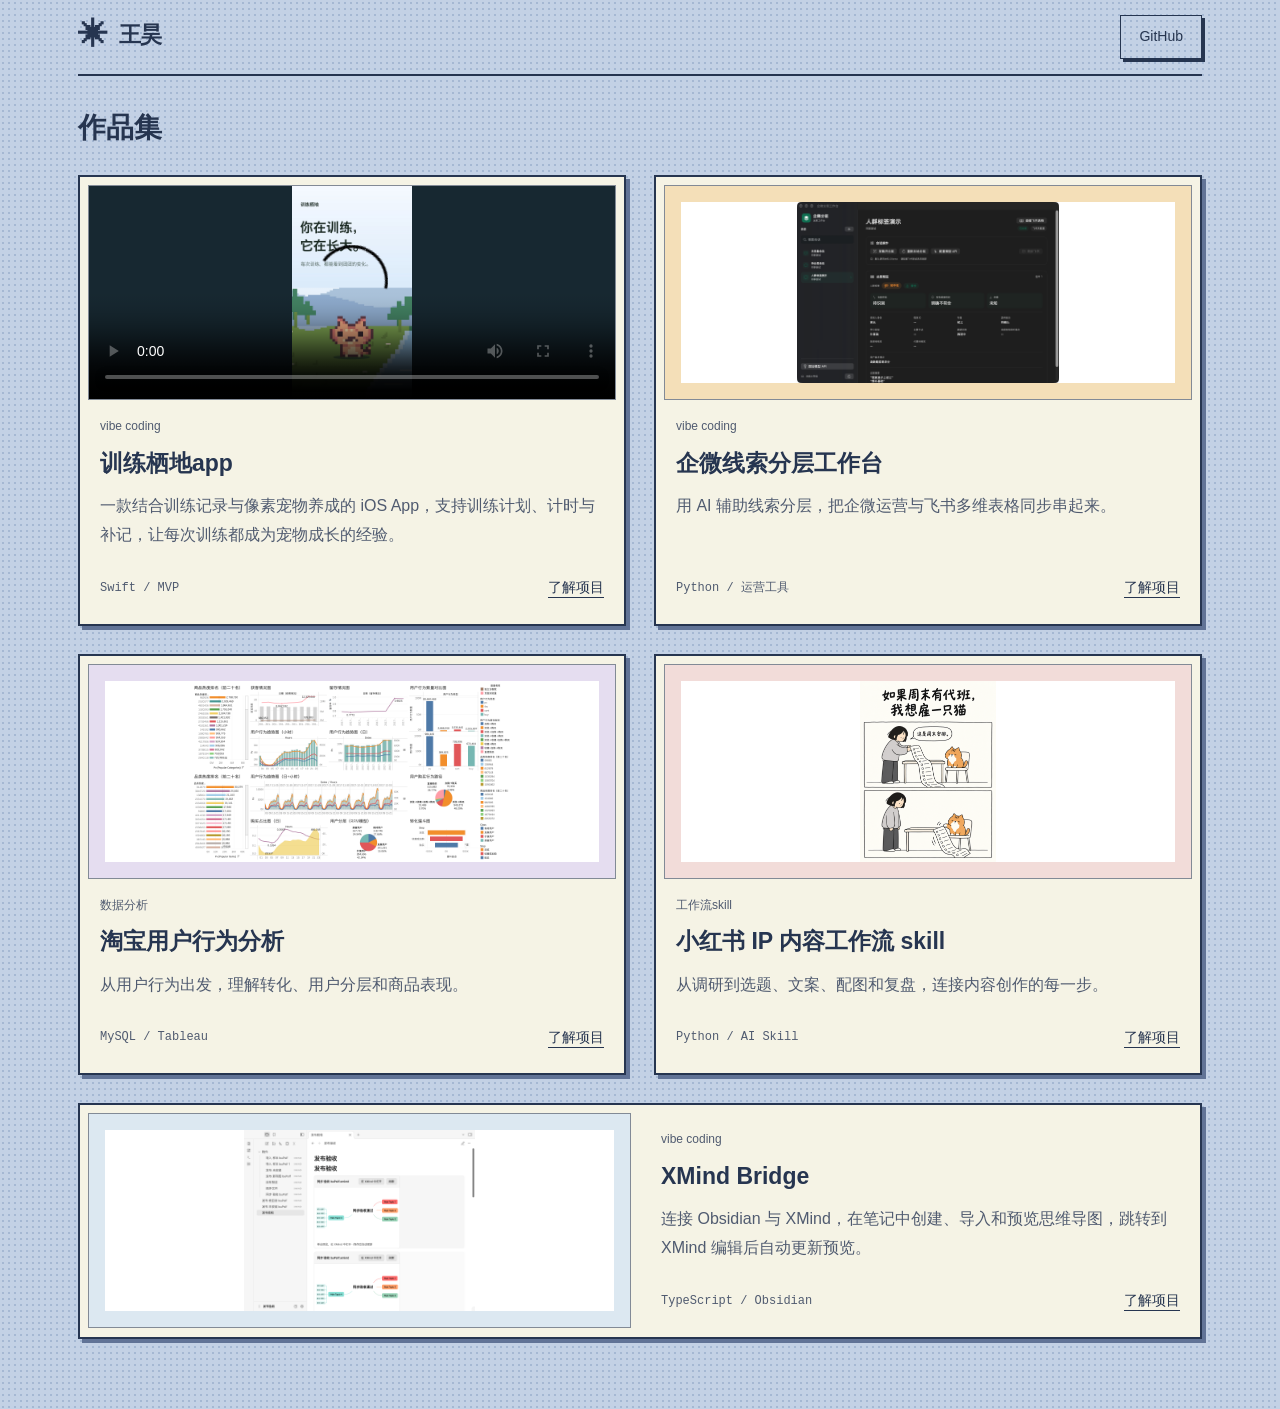
<file: site/index.html>
<!doctype html>
<!--
  用户选定 B 复古桌面，后续精简为直接浏览作品集。
  近距离电脑及手机阅读，正文至少 16px。五项作品为内容核心。
  私有项目采用用户已展示的仓库简介。
-->
<html lang="zh-CN">
<head>
  <meta charset="utf-8">
  <meta name="viewport" content="width=device-width, initial-scale=1">
  <meta name="description" content="王昊的个人作品集，记录产品、数据与 AI 领域的项目和创作。">
  <meta name="theme-color" content="#c3d1e5">
  <title>王昊 的个人作品集</title>
  <style>:root {
  --desktop: #c3d1e5;
  --dot: #a5b8d3;
  --paper: #f5f3e5;
  --ink: #263550;
  --muted: #505b70;
  --line: #8797b0;
  --shadow: #617396;
  --reading-size: 16px;
}
* { box-sizing: border-box; }
html { scroll-behavior: smooth; scroll-padding-top: 24px; }
body {
  margin: 0;
  color: var(--ink);
  background-color: var(--desktop);
  background-image: radial-gradient(var(--dot) 1px, transparent 1px);
  background-size: 6px 6px;
  font: var(--reading-size)/1.8 'PingFang SC', 'Microsoft YaHei', sans-serif;
}
body:has(dialog[open]) { overflow: hidden; }
a { color: inherit; text-decoration: none; }
button, select, input { font: inherit; color: inherit; }
button, a, select { -webkit-tap-highlight-color: transparent; touch-action: manipulation; }
button { cursor: pointer; border-radius: 0; }
button:disabled { cursor: default; }
a:focus-visible, button:focus-visible, select:focus-visible, input:focus-visible { outline: 3px solid #9d3527; outline-offset: 5px; }
a:hover { text-underline-offset: 5px; }
[hidden] { display: none !important; }
h1, h2, h3, p, figure { margin: 0; }
h1 { font-size: 28px; line-height: 1.4; }
h2 { font-size: 28px; line-height: 1.4; }
h3 { font-size: 23px; line-height: 1.45; }
.desktop { max-width: 1200px; margin: auto; padding: 0 38px; }
.topbar { min-height: 76px; display: flex; justify-content: space-between; align-items: center; gap: 20px; border-bottom: 2px solid var(--ink); }
.brand { display: flex; align-items: center; gap: 12px; font: 700 22px/1.4 'Courier New', monospace; letter-spacing: -1px; }
.pixel-mark { font-size: 30px; }
nav { display: flex; align-items: center; gap: 30px; font-size: 14px; }
nav a { display: inline-flex; align-items: center; min-height: 44px; }
nav a:hover { text-decoration: underline; }
.github { border: 1px solid var(--ink); padding: 4px 18px; box-shadow: 3px 3px 0 var(--ink); }
.titlebar { min-height: 34px; padding: 3px 12px; display: flex; justify-content: space-between; align-items: center; gap: 15px; background: var(--ink); color: #fff; font: 14px/1.8 'Courier New', monospace; }
.button { display: inline-flex; justify-content: center; align-items: center; min-height: 48px; width: fit-content; padding: 8px 20px; border: 2px solid var(--ink); background: var(--ink); color: #fff; box-shadow: 3px 3px 0 #a5b7e5; font-size: 16px; font-weight: 600; }
.button:hover { transform: translate(-1px, -1px); box-shadow: 4px 4px 0 #a5b7e5; }
canvas { display: block; image-rendering: pixelated; }
.section-head { padding: 32px 0 28px; }
.projects { display: grid; grid-template-columns: repeat(2, minmax(0, 1fr)); gap: 28px; padding-bottom: 70px; }
.project { min-width: 0; padding: 8px; background: var(--paper); border: 2px solid var(--ink); box-shadow: 4px 4px 0 var(--shadow); display: flex; flex-direction: column; }
.project-image { position: relative; width: 100%; height: 215px; display: block; padding: 16px; border: 1px solid #828a96; background: var(--tone, #dce8f1); overflow: hidden; }
.project-image:hover canvas { transform: translateY(-3px); }
.project-image canvas, .project-image img { width: 100%; height: 100%; object-fit: contain; }
.project-image img { background: #fff; }
.video-preview { padding: 0; background: #172831; }
.project-image video, .detail-image video { display: block; width: 100%; height: 100%; object-fit: contain; background: #172831; }
.concept { position: absolute; left: 10px; bottom: 10px; padding: 0 7px; font-size: 12px; color: #303c36; background: #fffffff0; }
.project-copy { flex: 1; display: flex; flex-direction: column; padding: 16px 12px 6px; }
.meta { display: flex; flex-wrap: wrap; gap: 12px; font-size: 12px; color: var(--muted); margin-bottom: 9px; }
.summary { color: var(--muted); margin: 12px 0 16px; }
.project-foot { display: flex; align-items: center; justify-content: space-between; gap: 15px; margin-top: auto; flex-wrap: wrap; }
.technology { color: var(--muted); font: 12px/1.7 'Courier New', monospace; }
.text-link { display: inline-flex; align-items: center; min-height: 44px; font-size: 14px; text-decoration: underline; text-underline-offset: 5px; }
.project:last-child:nth-child(odd) { grid-column: 1 / -1; display: grid; grid-template-columns: 1fr 1fr; gap: 18px; }
dialog { padding: 0; border: 2px solid var(--ink); background: var(--paper); color: var(--ink); box-shadow: 7px 7px 0 var(--shadow); width: min(720px, calc(100% - 40px)); max-height: calc(100dvh - 48px); overflow: auto; }
dialog::backdrop { background: #18243899; }
dialog .titlebar { position: sticky; top: 0; z-index: 2; }
.close { width: 44px; height: 44px; padding: 0; border: 0; color: #fff; background: transparent; font-size: 26px; line-height: 1; }
.close:hover { background: #ffffff22; }
.dialog-content { padding: 26px; }
.dialog-meta { font-size: 13px; color: var(--muted); margin-bottom: 12px; }
.dialog-content h2 { margin-bottom: 22px; }
.detail-image { height: 220px; background: #e2e8ec; padding: 16px; margin-bottom: 24px; }
.detail-image canvas, .detail-image img { width: 100%; height: 100%; object-fit: contain; }
.detail-image.has-cover { height: 320px; margin-bottom: 4px; background: #fff; }
.original-image { margin-bottom: 20px; }
.dialog-body { white-space: pre-line; margin-bottom: 24px; }
.experience-section + .experience-section { margin-top: 24px; }
.experience-section h3 { font-size: 18px; margin-bottom: 10px; }
.experience-section ul { margin: 0; padding-left: 22px; }
.experience-section li + li { margin-top: 10px; }
.private-note { border: 1px solid var(--line); padding: 14px; font-size: 14px; }
.skip-link { position: fixed; left: 16px; top: -100px; z-index: 10; background: var(--paper); padding: 12px; border: 2px solid var(--ink); }
.skip-link:focus { top: 12px; }
.noscript-note { padding-bottom: 30px; }
@media (max-width: 1100px) {
  .desktop { padding: 0 28px; }
}
@media (max-width: 760px) {
  .desktop { padding: 0 22px; }
  .topbar { min-height: 90px; gap: 12px; flex-wrap: wrap; padding: 16px 0; }
  .brand { font-size: 20px; gap: 8px; }
  .pixel-mark { font-size: 24px; }
  nav { gap: 15px; font-size: 13px; }
  .github { padding: 3px 9px; box-shadow: none; }
  .titlebar { font-size: 12px; padding: 5px 10px; }
  h2 { font-size: 27px; }
  h3 { font-size: 23px; }
  .section-head { display: block; padding: 20px 0 25px; }
  .projects { grid-template-columns: 1fr; padding-bottom: 50px; }
  .project:last-child:nth-child(odd) { display: flex; grid-column: auto; gap: 0; }
  .project-image { height: 225px; }
  .project-copy { padding: 16px 12px 8px; }
  .dialog-content { padding: 22px; }
  .detail-image { height: 180px; }
  .detail-image.has-cover { height: 210px; }
}
@media (prefers-reduced-motion: reduce) {
  html { scroll-behavior: auto; }
  *, *::before, *::after { animation: none !important; transition: none !important; }
}
</style>
</head>
<body>
  <a class="skip-link" href="#works">跳到作品集</a>
  <div class="desktop">
    <header class="topbar">
      <a class="brand" href="#top"><span class="pixel-mark" aria-hidden="true">✳</span>王昊</a>
      <nav aria-label="主导航">
        <a class="github" href="https://github.com/WonderHow1" target="_blank" rel="noopener noreferrer">GitHub</a>
      </nav>
    </header>
    <main id="top">
      <section id="works" aria-labelledby="works-title">
        <div class="section-head">
          <h1 id="works-title">作品集</h1>
        </div>
        <div class="projects">
          <article class="project" style="--tone:#e8edbc">
            <div class="project-image video-preview"><video controls playsinline preload="metadata" poster="media/training-habitat-cover.jpg" src="media/training-habitat-intro.mp4" aria-label="训练栖地app产品介绍视频">你的浏览器无法播放此视频。<a href="media/training-habitat-intro.mp4">打开视频</a></video></div>
            <div class="project-copy">
              <p class="meta"><span>vibe coding</span></p>
              <h3>训练栖地app</h3>
              <p class="summary">一款结合训练记录与像素宠物养成的 iOS App，支持训练计划、计时与补记，让每次训练都成为宠物成长的经验。</p>
              <div class="project-foot"><span class="technology">Swift / MVP</span><a class="text-link" href="#project-training">了解项目</a></div>
            </div>
          </article>

          <article class="project" style="--tone:#f4dfb8">
            <a class="project-image" href="#project-wecom" aria-label="查看企微线索分层工作台"><img src="media/wecom-workbench.png" alt="企微分层工作台，合成测试会话的人群标签与分层预览" loading="lazy" width="480" height="320"></a>
            <div class="project-copy">
              <p class="meta"><span>vibe coding</span></p>
              <h3>企微线索分层工作台</h3>
              <p class="summary">用 AI 辅助线索分层，把企微运营与飞书多维表格同步串起来。</p>
              <div class="project-foot"><span class="technology">Python / 运营工具</span><a class="text-link" href="#project-wecom">了解项目</a></div>
            </div>
          </article>

          <article class="project" style="--tone:#e5ddf0">
            <a class="project-image" href="#project-taobao" aria-label="查看淘宝用户行为分析"><img src="media/taobao-overview.png" alt="淘宝用户行为分析项目截图" loading="lazy" width="480" height="320"></a>
            <div class="project-copy">
              <p class="meta"><span>数据分析</span></p>
              <h3>淘宝用户行为分析</h3>
              <p class="summary">从用户行为出发，理解转化、用户分层和商品表现。</p>
              <div class="project-foot"><span class="technology">MySQL / Tableau</span><a class="text-link" href="#project-taobao">了解项目</a></div>
            </div>
          </article>

          <article class="project" style="--tone:#f2dcd9">
            <a class="project-image" href="#project-content" aria-label="查看小红书 IP 内容工作流 skill"><img src="media/content-workflow-reference.png" alt="内容工作流仓库中的角色漫画参考图" loading="lazy" width="480" height="320"></a>
            <div class="project-copy">
              <p class="meta"><span>工作流skill</span></p>
              <h3>小红书 IP 内容工作流 skill</h3>
              <p class="summary">从调研到选题、文案、配图和复盘，连接内容创作的每一步。</p>
              <div class="project-foot"><span class="technology">Python / AI Skill</span><a class="text-link" href="#project-content">了解项目</a></div>
            </div>
          </article>

          <article class="project" style="--tone:#dce8f1">
            <a class="project-image" href="#project-xmind" aria-label="查看XMind Bridge"><img src="media/xmind-bridge.png" alt="Obsidian 中通过 XMind Bridge 嵌入并同步更新思维导图" loading="lazy" width="480" height="320"></a>
            <div class="project-copy">
              <p class="meta"><span>vibe coding</span></p>
              <h3>XMind Bridge</h3>
              <p class="summary">连接 Obsidian 与 XMind，在笔记中创建、导入和预览思维导图，跳转到 XMind 编辑后自动更新预览。</p>
              <div class="project-foot"><span class="technology">TypeScript / Obsidian</span><a class="text-link" href="#project-xmind">了解项目</a></div>
            </div>
          </article></div>
        <noscript><p class="noscript-note">项目介绍可直接阅读。启用 JavaScript 后可查看完整详情。</p></noscript>
      </section>
    </main>
  </div>
  <dialog id="project-dialog" aria-labelledby="project-title">
    <div class="titlebar"><span>项目详情</span><button class="close" aria-label="关闭项目详情">×</button></div>
    <div class="dialog-content">
      <p class="dialog-meta"></p><h2 id="project-title"></h2>
      <div class="detail-image"></div>
      <a class="original-image text-link" target="_blank" rel="noopener noreferrer" hidden>查看原尺寸图片</a>
      <div class="dialog-body"></div>
      <p class="private-note" hidden>此项目仓库为私有，这里展示项目简介。</p>
      <a class="button repo-link" target="_blank" rel="noopener noreferrer">查看 GitHub 仓库</a>
    </div>
  </dialog>
  <script id="portfolio-data" type="application/json">[{"id":"training","name":"训练栖地app","repo":"training-habitat","kind":"vibe coding","tech":"Swift / MVP","private":false,"summary":"一款结合训练记录与像素宠物养成的 iOS App，支持训练计划、计时与补记，让每次训练都成为宠物成长的经验。","detail":"训练栖地是一款结合训练记录与像素宠物养成的 iOS App。用户可以制定训练计划、计时记录和补记训练，通过累计训练时长获得经验，陪伴宠物逐步成长。项目包含需求设计、交互原型、iOS MVP 与产品介绍视频。","scene":"phone","tone":"#e8edbc","published":true,"cover":"media/training-habitat-cover.jpg","video":"media/training-habitat-intro.mp4","coverAlt":"训练栖地app产品介绍视频封面","star":{"situation":"面向有训练计划却容易因课业冲突漏练的大学生，围绕计划安排、训练记录和持续反馈，探索轻量化的训练习惯养成方案。","task":"完成需求评估、交互原型与 iOS MVP，将训练计划、记录和像素宠物成长串成可体验的产品闭环。","actions":["结合竞品公开资料与大学生训练场景，梳理 JTBD 和核心痛点，确定计划、计时、补记、回顾及宠物反馈的首版范围。","制作新用户引导与日常使用原型，覆盖领养、训练改期、计时记录和补记流程，明确成长与每日目标结算规则。","使用 Codex 完成基于 SwiftUI、SpriteKit 的原生 MVP 开发，以原子 JSON 文件保存本机状态，实现训练记录、经验累计、三阶段成长及栖息地交互，并制作实机演示视频。"],"results":["交付需求文档、2 套可交互 HTML 原型、原生 iOS MVP，以及约 81 秒的产品介绍视频。","实现 10 种宠物、5 种栖息地与三阶段成长反馈，完成训练规则、本机持久化和宠物升阶效果验证。"]}},{"id":"wecom","name":"企微线索分层工作台","repo":"wecom-segmentation-workbench","kind":"vibe coding","tech":"Python / 运营工具","private":false,"summary":"用 AI 辅助线索分层，把企微运营与飞书多维表格同步串起来。","detail":"面向高途用户运营的 AI 提效项目，用于企微线索分层和飞书多维表格同步。","scene":"flow","tone":"#f4dfb8","published":true,"cover":"media/wecom-workbench.png","coverAlt":"企微分层工作台，合成测试会话的人群标签与分层预览","star":{"situation":"高中课程咨询运营需要从企微私聊中识别年级、学情和试听意向，手工翻查聊天、打标及录入飞书多维表格的操作较分散。","task":"构建可人工复核的 AI 线索分层工作台，打通会话采集、分层预览与飞书多维表格同步流程。","actions":["使用 Codex 设计并开发 macOS 原生工作台与 Python 后台，结合企微窗口读取和本地 SQLite，记录会话与采集进度，支持增量处理和失败重试。","接入本机 Ollama 与可选模型 API，识别年级、选科、学习困难和试听进展等分层依据，并用聊天证据与规则校验分层结果。","按线索 ID 实现飞书多维表格的新增、更新和重复同步检查，保留人工填写字段；针对选科撤回、相对预约时间及跨天跟进完善同步逻辑。"],"results":["交付可操作的原生工作台，完成采集、分层、核对和同步闭环，并提供证据摘要与待核实项。"]}},{"id":"taobao","name":"淘宝用户行为分析","repo":"taobao-user-behavior-analysis","kind":"数据分析","tech":"MySQL / Tableau","summary":"从用户行为出发，理解转化、用户分层和商品表现。","detail":"使用 MySQL 与 Tableau 分析约一亿条用户行为记录，围绕转化漏斗、RF 用户分层和商品表现展开。数据来源、口径及完整分析见项目仓库。","scene":"chart","tone":"#e5ddf0","published":true,"cover":"media/taobao-overview.png","private":false,"star":{"situation":"基于淘宝用户行为数据，分析访客增长、意向行为与购买覆盖之间的关系，为用户分层和商品经营提供分析依据。","task":"使用 MySQL 与 Tableau 清洗并分析约 1 亿条记录，建立从流量、行为到用户和商品的分析框架。","actions":["统一 2017 年 11 月 25 日至 12 月 3 日的 9 天观察窗口，检查缺失、重复与异常时间，拆分日期和小时，区分行为次数与去重用户口径。","编写 SQL 分析获客、次日留存、行为时序、用户覆盖漏斗和购买组合，针对 672,404 名购买用户建立 R/F 二维分层，并拆解商品与品类表现。","用 Tableau 组织分析视图，明确用户、用户—商品组合等不同统计粒度，区分人群覆盖与有时序约束的转化，形成业务解读。"],"results":["交付 10 个主要分析 SQL 文件、12 个 Tableau 工作表与综合看板，并整理指标定义和统计口径。","识别出 12 月 2 日 UV 增长 30.80%、人均浏览深度下降 3.01% 的差异，以及 21 点浏览与购买次数的峰值，为流量质量判断与运营时段分析提供依据。"]}},{"id":"content","name":"小红书 IP 内容工作流 skill","repo":"xiaohongshu-ip-content-workflow","kind":"工作流skill","tech":"Python / AI Skill","summary":"从调研到选题、文案、配图和复盘，连接内容创作的每一步。","detail":"基于真实调研的内容创作 Skill，串联选题策划、文案创作、多形式配图与复盘，让账号人设与视觉风格持续统一。","scene":"content","tone":"#f2dcd9","published":true,"cover":"media/content-workflow-reference.png","private":false,"coverAlt":"内容工作流仓库中的角色漫画参考图","star":{"situation":"IP 内容创作涉及热点调研、选题、文案与多页配图，跨步骤协作时需要持续复用角色设定、统一视觉，并保留制作记录。","task":"将内容生产过程封装为可安装、可复用的 Codex Skill，建立从调研、选题确认到制作、归档和复盘的流程。","actions":["使用 Codex 设计并开发内容创作 Skill，串联公开样本调研与内容写作依赖，区分近期线索、历史高赞和常青素材，按选定方向生成标题、正文与页面方案。","以独立账号档案保存角色、人设和视觉偏好，结合参考图、首图与逐页检查保持多页内容一致，支持对失败页进行局部修复。","编写依赖自检脚本与安装引导，明确技能、服务连接及图像能力的配置要求；按账号与批次保存索引、研究记录、文稿和图片，支持续跑及基于发布数据的复盘。"],"results":["交付可从 GitHub 安装的工作流 Skill、依赖检查脚本和账号档案模板，覆盖漫画、知识卡片、教程清单等静态图文形式。","完成发布文件校验、技能结构检查与离线可移植性演练，形成可复用的账号设定、逐页质检和历史归档机制。"]}},{"id":"xmind","name":"XMind Bridge","repo":"xmind-bridge","kind":"vibe coding","tech":"TypeScript / Obsidian","summary":"连接 Obsidian 与 XMind，在笔记中创建、导入和预览思维导图，跳转到 XMind 编辑后自动更新预览。","detail":"在 Obsidian 中创建、导入和预览本地 XMind 导图，也可以打开到 XMind 编辑。预览使用文件内嵌的 PNG，可离线使用。","scene":"map","tone":"#dce8f1","published":true,"cover":"media/xmind-bridge.png","private":false,"coverAlt":"Obsidian 中通过 XMind Bridge 嵌入并同步更新思维导图","star":{"situation":"Obsidian 笔记与 XMind 导图分别承载文字和结构化思考，使用本地导图时需要解决文件导入、笔记内预览与编辑后同步的问题。","task":"开发连接 Obsidian 与 XMind 的桌面插件，让用户在笔记环境中完成导图创建、导入、预览和跳转编辑。","actions":["使用 Codex 进行插件设计与 TypeScript 开发，整合命令面板和文件夹菜单入口，实现新建导图、导入知识库及插入笔记引用，并处理同名文件与附件存放路径。","提取 XMind 文件内嵌 PNG，在阅读模式、实时预览和独立标签页显示导图；结合文件监听与内存缓存，处理保存后的预览刷新。","实现跳转本机 XMind 编辑、保存后多处嵌入同步更新，并对文件短暂不可读、缺失、损坏和预览超限提供重试或提示。"],"results":["交付 XMind Bridge 1.0 插件与安装包，覆盖新建、导入、离线预览和外部编辑的完整使用流程。","在独立 Obsidian 测试知识库中完成实机验收，验证导入副本编辑、保存后多个嵌入刷新、重复文件保护及停用后文件保留等场景。"]}}]</script>
  <script>function rect(ctx,x,y,w,h,c){ctx.fillStyle=c;
ctx.fillRect(x,y,w,h)}
function tree(c,x,y){rect(c,x+5,y+10,3,11,'#745644');
rect(c,x,y+5,14,9,'#58864d');
rect(c,x+3,y,8,18,'#58864d');
rect(c,x+3,y+4,5,7,'#7ba65e')}
function scene(canvas,type){const c=canvas.getContext('2d');
canvas.width=240;
canvas.height=160;
c.imageSmoothingEnabled=false;

// Conceptual product previews, not actual product screenshots.
if(type==='phone'){rect(c,90,8,63,140,'#284435');
rect(c,94,12,55,132,'#fcfcf2');
rect(c,110,16,22,4,'#284435');
rect(c,102,33,35,4,'#3c5d44');
rect(c,102,43,24,3,'#9ea993');
rect(c,101,56,41,34,'#d8e4b5');
for(let i=0;
i<5;
i++)rect(c,106+i*6,79-i*4,4,8+i*4,'#5c7c4e');
rect(c,102,100,36,4,'#7d906b');
rect(c,102,111,26,3,'#b0bba0');
rect(c,102,126,36,8,'#476b4f');
tree(c,47,101);
tree(c,180,112)}
if(type==='map'){rect(c,19,24,202,115,'#f7fafb');
rect(c,19,24,202,12,'#334d67');
rect(c,28,44,32,88,'#e2e8ea');
rect(c,78,79,50,19,'#c0d9bd');
rect(c,151,54,48,16,'#cbdeed');
rect(c,151,105,48,16,'#e4d2e7');
rect(c,127,87,12,2,'#7b93a0');
rect(c,138,62,2,52,'#7b93a0');
rect(c,139,62,12,2,'#7b93a0');
rect(c,139,112,12,2,'#7b93a0');
for(let i=0;
i<6;
i++)rect(c,32,51+i*11,22-(i%2)*7,2,'#8799a5')}
if(type==='flow'){const colors=['#e8bf77','#adc2d0','#b5ca9e'];
for(let i=0;
i<3;
i++){let x=17+i*74;
rect(c,x,37,59,85,'#fff8e8');
rect(c,x+6,44,47,6,colors[i]);
for(let j=0;
j<3;
j++){rect(c,x+6,61+j*17,47,12,colors[i]);
rect(c,x+11,65+j*17,26,2,'#5b6054')}}}
if(type==='chart'){rect(c,14,22,211,118,'#fffdf8');
rect(c,14,22,211,12,'#5b5770');
for(let i=0;
i<7;
i++){let h=[18,29,24,43,33,55,68][i];
rect(c,30+i*14,120-h,8,h,i%2?'#a798bb':'#6e819d')}rect(c,141,47,68,3,'#b6adc6');
for(let i=0;
i<4;
i++)rect(c,143+i*5,60+i*16,62-i*10,10,['#7f8baa','#a19aba','#b8adca','#d6c8df'][i])}
if(type==='content'){for(let i=0;
i<3;
i++){let x=21+i*67;
rect(c,x,29+i*5,59,99,'#fff8f3');
rect(c,x+5,35+i*5,49,10,['#b8685d','#9a887e','#648879'][i]);
rect(c,x+8,54+i*5,43,36,['#e2b8ac','#e0d4bb','#c0d5bf'][i]);
for(let j=0;
j<3;
j++)rect(c,x+8,99+i*5+j*6,38-j*7,2,'#a38a81')}}
}

const projects = JSON.parse(document.querySelector('#portfolio-data').textContent);
const projectDialog = document.querySelector('#project-dialog');

document.querySelectorAll('canvas[data-scene]').forEach((canvas) => scene(canvas, canvas.dataset.scene));

function renderExperience(project) {
  const body = projectDialog.querySelector('.dialog-body');
  body.replaceChildren();
  if (!project.star) {
    body.textContent = project.detail;
    return;
  }
  const sections = [
    ['项目背景', project.star.situation],
    ['目标任务', project.star.task],
    ['关键行动', project.star.actions],
    ['项目成果', project.star.results],
  ];
  for (const [title, content] of sections) {
    const section = document.createElement('section');
    section.className = 'experience-section';
    const heading = document.createElement('h3');
    heading.textContent = title;
    section.append(heading);
    const text = document.createElement(Array.isArray(content) ? 'ul' : 'p');
    if (Array.isArray(content)) {
      for (const item of content) {
        const point = document.createElement('li');
        point.textContent = item;
        text.append(point);
      }
    } else {
      text.textContent = content;
    }
    section.append(text);
    body.append(section);
  }
}

function displayProject() {
  const id = location.hash.replace(/^#project-/, '');
  const project = projects.find((item) => item.id === id);
  if (!location.hash.startsWith('#project-') || !project) {
    if (projectDialog.open) projectDialog.close();
    return;
  }
  projectDialog.querySelector('#project-title').textContent = project.name;
  projectDialog.querySelector('.dialog-meta').textContent = `${project.kind} / ${project.tech}`;
  renderExperience(project);
  const imageContainer = projectDialog.querySelector('.detail-image');
  const originalImage = projectDialog.querySelector('.original-image');
  originalImage.hidden = !project.cover || Boolean(project.video);
  imageContainer.classList.toggle('has-cover', Boolean(project.cover));
  imageContainer.querySelectorAll('video').forEach((video) => video.pause());
  imageContainer.replaceChildren();
  if (project.video) {
    originalImage.removeAttribute('href');
    const video = document.createElement('video');
    video.controls = true;
    video.playsInline = true;
    video.preload = 'metadata';
    video.src = project.video;
    video.poster = project.cover || '';
    video.setAttribute('aria-label', `${project.name}产品介绍视频`);
    imageContainer.append(video);
  } else if (project.cover) {
    const image = document.createElement('img');
    image.src = project.cover;
    image.alt = project.coverAlt || `${project.name}项目截图`;
    imageContainer.append(image);
    originalImage.href = project.cover;
  } else {
    originalImage.removeAttribute('href');
    const canvas = document.createElement('canvas');
    canvas.setAttribute('aria-label', `${project.name}概念示意`);
    imageContainer.append(canvas);
    scene(canvas, project.scene || 'map');
  }
  const repositoryLink = projectDialog.querySelector('.repo-link');
  const publicUrl = project.url || (project.repo ? `https://github.com/WonderHow1/${project.repo}` : '');
  repositoryLink.hidden = Boolean(project.private) || !publicUrl;
  if (!repositoryLink.hidden) repositoryLink.href = publicUrl;
  else repositoryLink.removeAttribute('href');
  projectDialog.querySelector('.private-note').hidden = !project.private;
  if (!projectDialog.open) projectDialog.showModal();
  projectDialog.scrollTop = 0;
}

window.addEventListener('hashchange', displayProject);
document.addEventListener('play', (event) => {
  if (!(event.target instanceof HTMLVideoElement)) return;
  document.querySelectorAll('video').forEach((video) => {
    if (video !== event.target) video.pause();
  });
}, true);
projectDialog.addEventListener('close', () => {
  projectDialog.querySelectorAll('video').forEach((video) => video.pause());
});
function closeDialog(dialog) {
  if (dialog === projectDialog && location.hash.startsWith('#project-')) {
    history.replaceState(null, '', `${location.pathname}${location.search}#works`);
  }
  dialog.close();
}
document.querySelectorAll('dialog').forEach((dialog) => {
  dialog.querySelector('.close').addEventListener('click', () => closeDialog(dialog));
  dialog.addEventListener('cancel', (event) => {
    event.preventDefault();
    closeDialog(dialog);
  });
  dialog.addEventListener('click', (event) => {
    if (event.target !== dialog) return;
    const bounds = dialog.getBoundingClientRect();
    if (event.clientX < bounds.left || event.clientX > bounds.right || event.clientY < bounds.top || event.clientY > bounds.bottom) closeDialog(dialog);
  });
});

displayProject();
</script>
</body>
</html>
</file>
